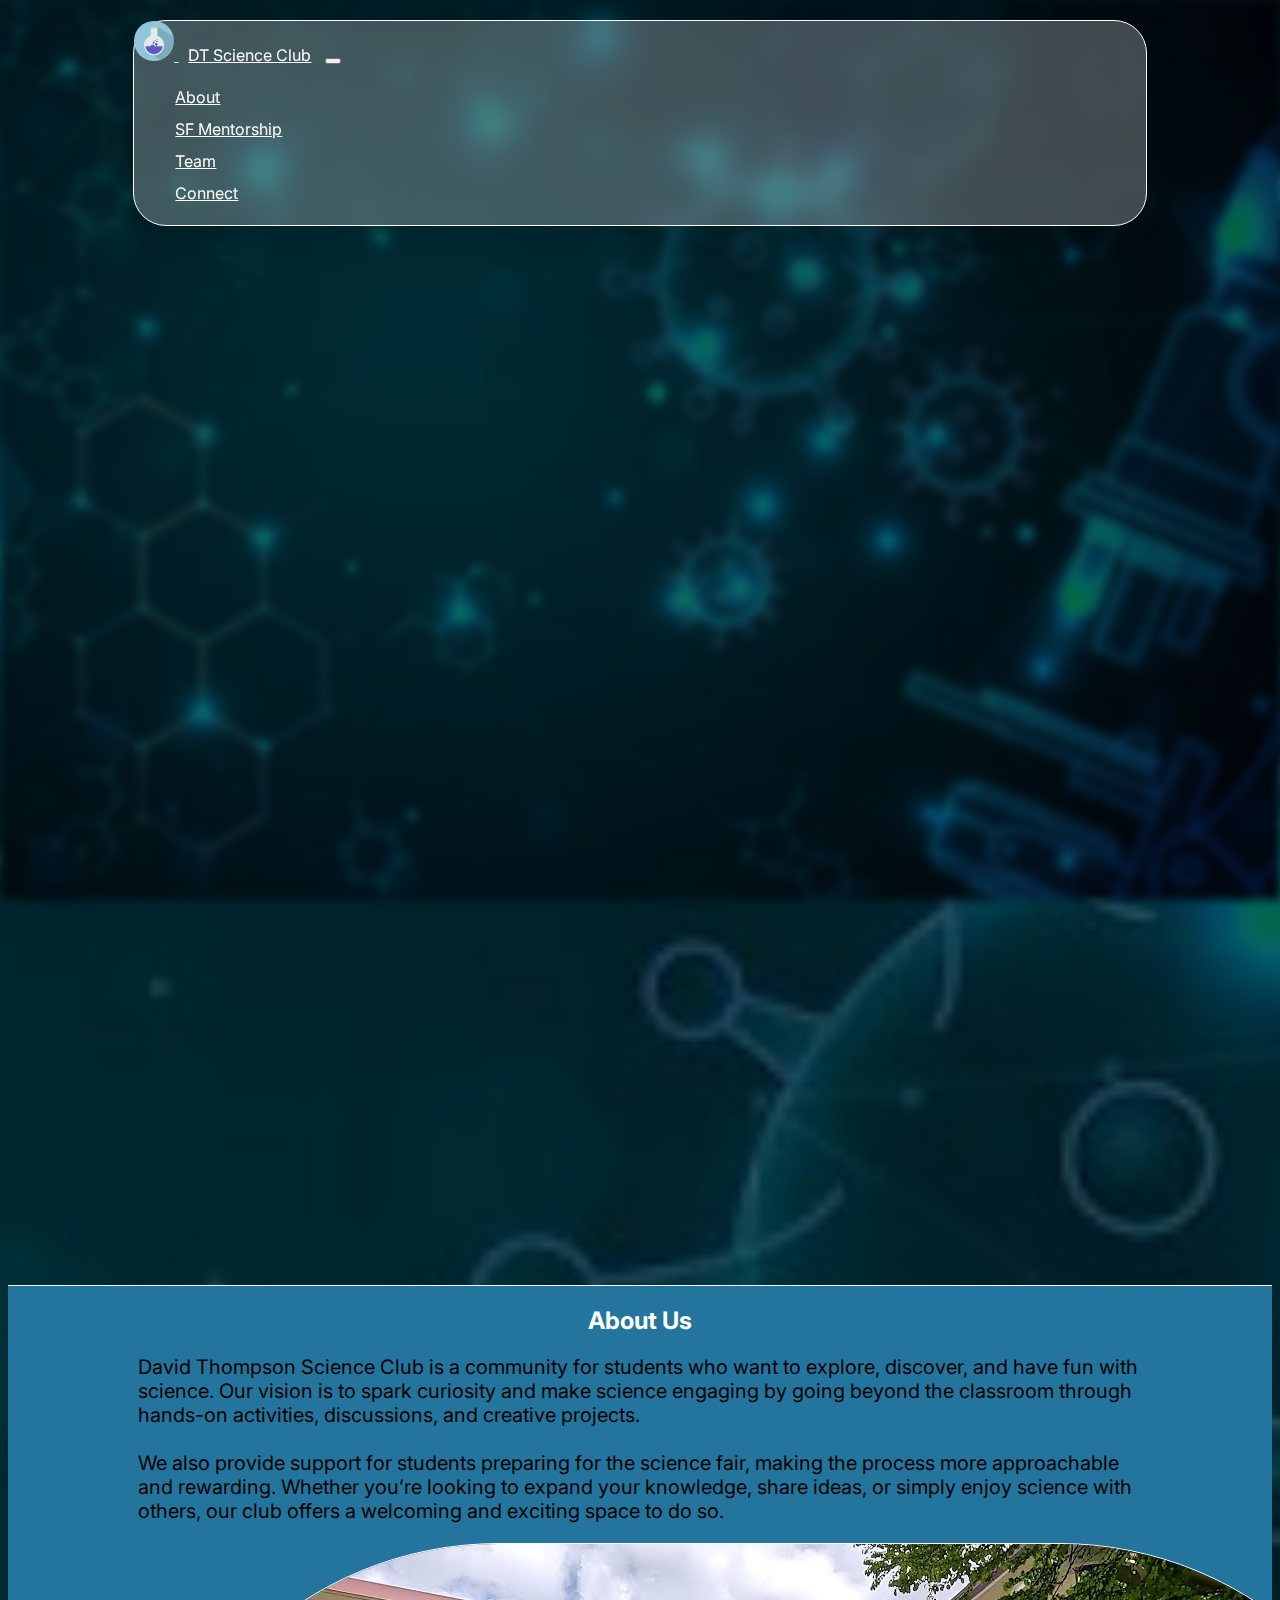
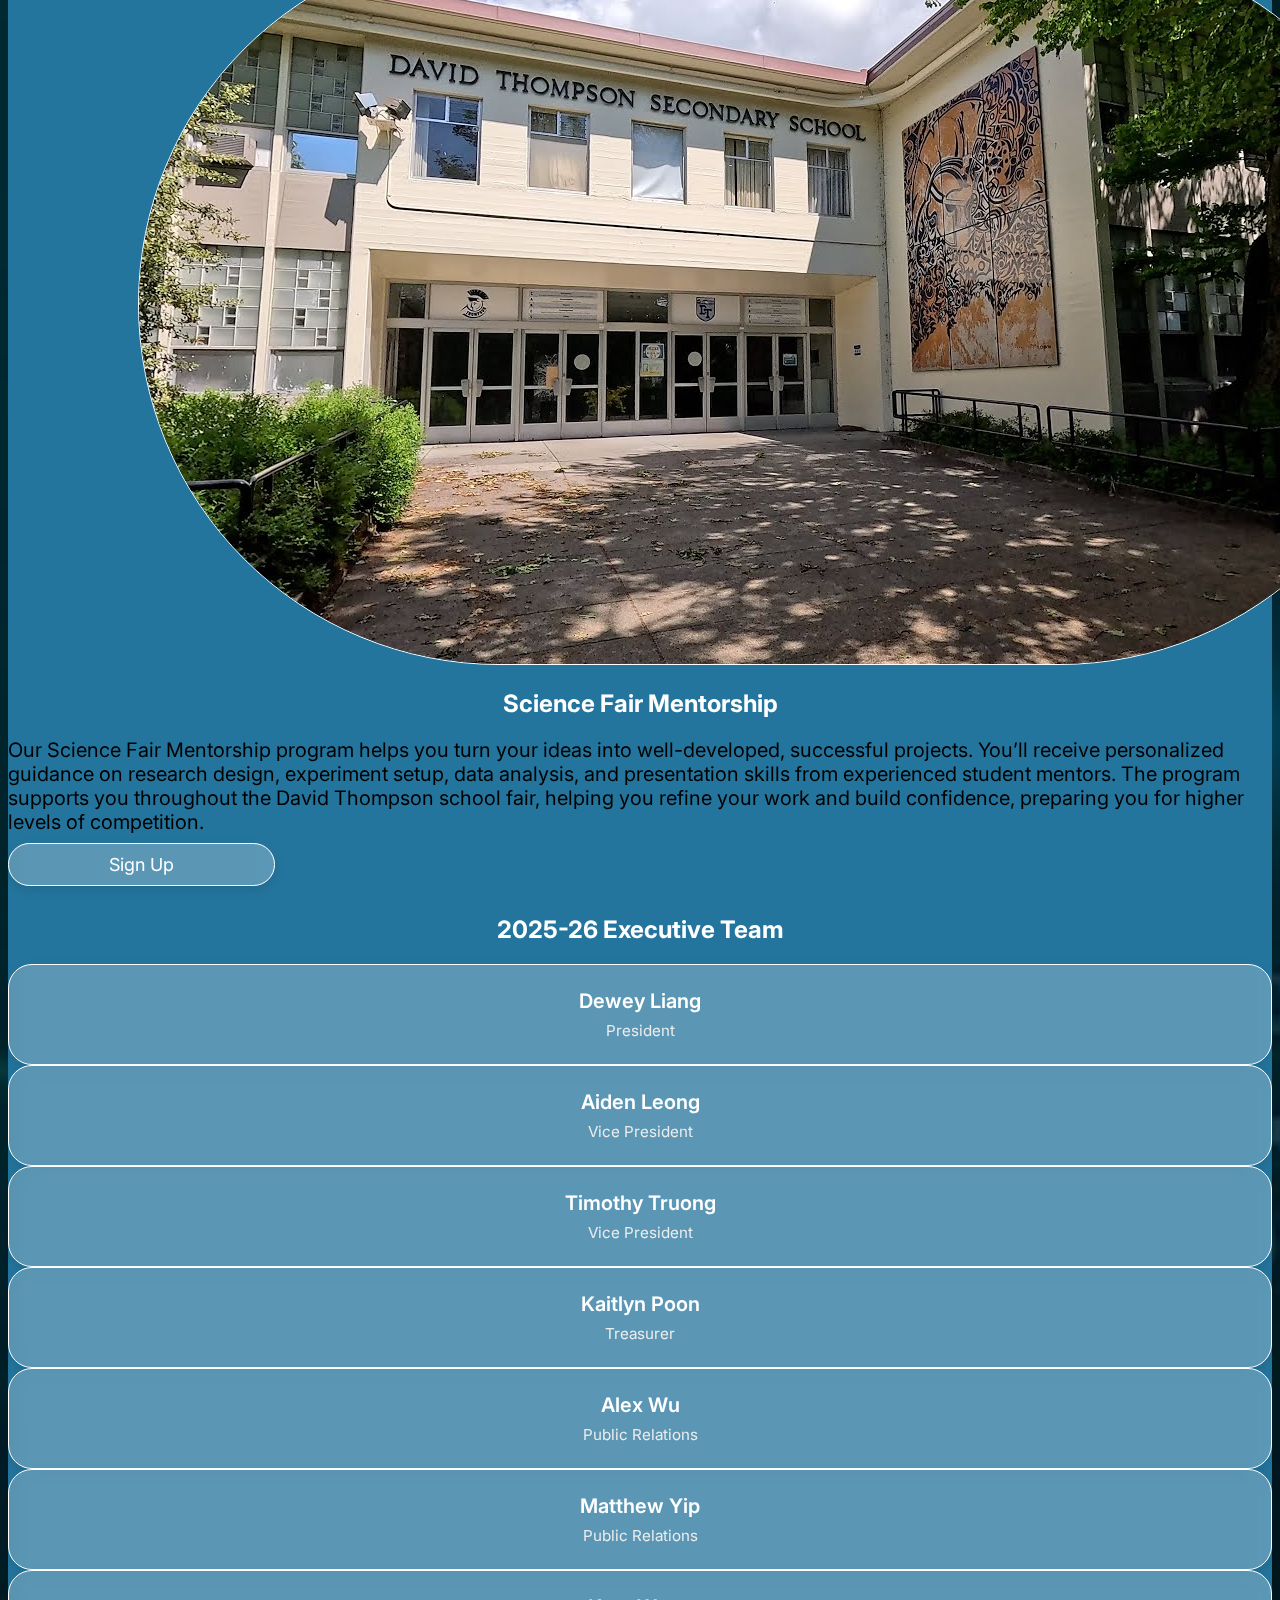
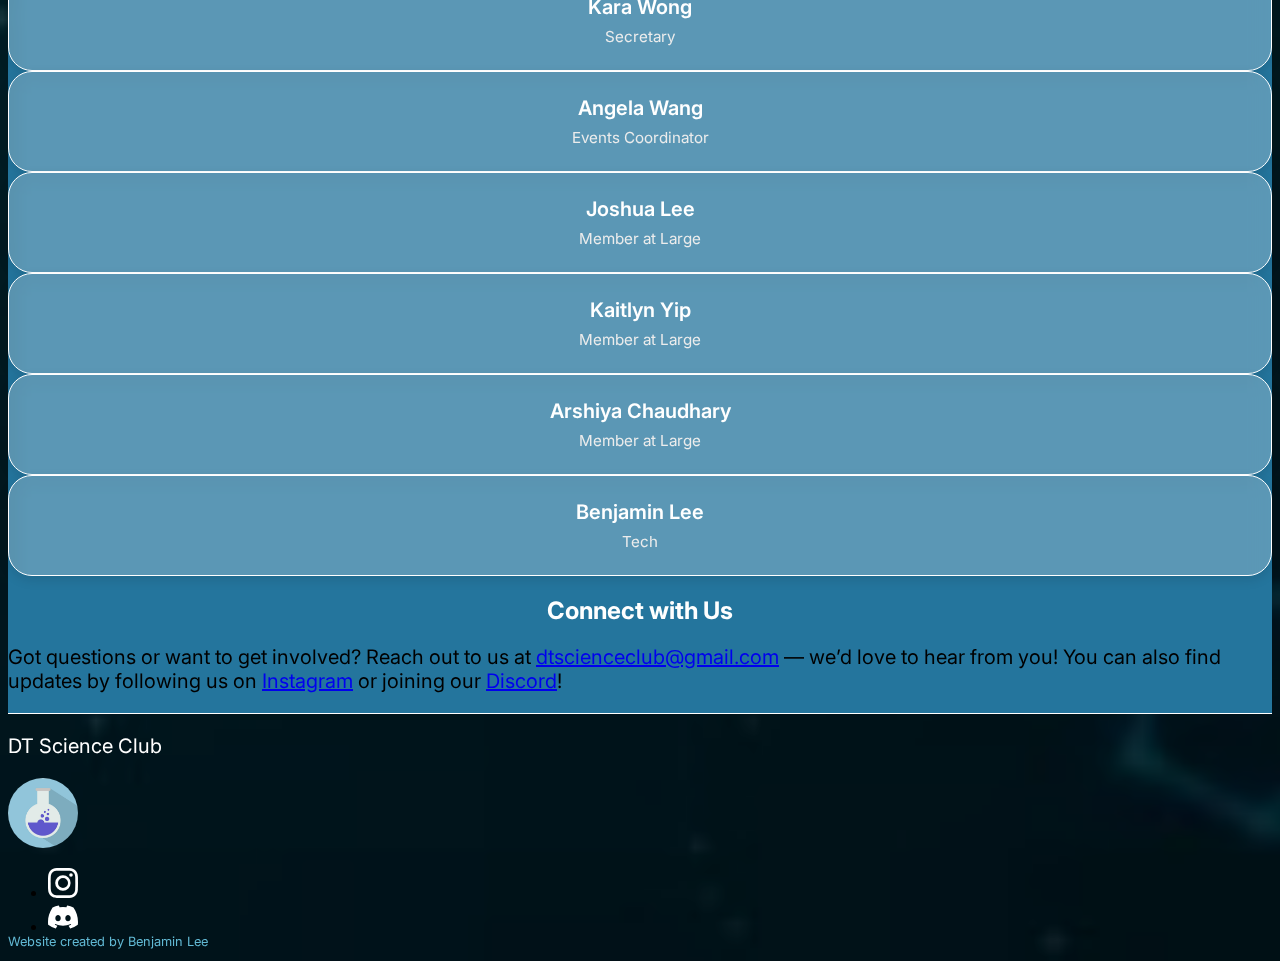
<file: index.html>
<!DOCTYPE html>
<html lang="en">

<head>
    <meta charset="UTF-8">
    <meta name="viewport" content="width=device-width, initial-scale=1.0">
    <title>David Thompson Science Club</title>

    <link rel="preconnect" href="https://fonts.googleapis.com">
    <link rel="preconnect" href="https://fonts.gstatic.com" crossorigin>
    <link href="https://fonts.googleapis.com/css2?family=Roboto:ital,wght@0,100..900;1,100..900&display=swap"
        rel="stylesheet">
    <link href="https://cdn.jsdelivr.net/npm/bootstrap@5.3.8/dist/css/bootstrap.min.css" rel="stylesheet"
        integrity="sha384-sRIl4kxILFvY47J16cr9ZwB07vP4J8+LH7qKQnuqkuIAvNWLzeN8tE5YBujZqJLB" crossorigin="anonymous">
    <script src="https://cdn.jsdelivr.net/npm/bootstrap@5.3.8/dist/js/bootstrap.bundle.min.js"
        integrity="sha384-FKyoEForCGlyvwx9Hj09JcYn3nv7wiPVlz7YYwJrWVcXK/BmnVDxM+D2scQbITxI"
        crossorigin="anonymous"></script>

    <!-- inter font-->
    <link rel="preconnect" href="https://fonts.googleapis.com">
    <link rel="preconnect" href="https://fonts.gstatic.com" crossorigin>
    <link
        href="https://fonts.googleapis.com/css2?family=Inter:ital,opsz,wght@0,14..32,100..900;1,14..32,100..900&display=swap"
        rel="stylesheet">

    <link rel="stylesheet" href="style.css">
    <link rel="icon" type="image/png" href="favicon.png">
</head>

<body>
    <nav class="navbar navbar-expand-lg bg-body-tertiary fixed-top" id="navbar">
        <div class="container-fluid">
            <a class="navbar-brand" href="#">
                <img src="logo.jpg" id="logo" alt="DT Science Club Logo" width="40" height="40">
                <a class="navbar-brand" href="#">DT Science Club</a>

            </a>
            <button class="navbar-toggler" type="button" data-bs-toggle="collapse"
                data-bs-target="#navbarSupportedContent" aria-controls="navbarSupportedContent" aria-expanded="false"
                aria-label="Toggle navigation" data-bs-theme="dark">
                <span class="navbar-toggler-icon"></span>
            </button>
            <div class="collapse navbar-collapse" id="navbarSupportedContent">
                <ul class="navbar-nav ms-auto mb-2 mb-lg-0">

                    <li class="nav-item">
                        <a class="nav-link" href="#about">About</a>
                    </li>
                    <li class="nav-item">
                        <a class="nav-link" href="#sfm">SF Mentorship</a>
                        </li-->
                    <li class="nav-item">
                        <a class="nav-link" href="#team">Team</a>
                    </li>
                    <li class="nav-item">
                        <a class="nav-link" href="#connect">Connect</a>
                    </li>

                </ul>
            </div>
        </div>
    </nav>



    <div id="home">
        <div id="home-text">
            <h1>
                <div id="dt">David Thompson</div>
                Science Club
            </h1>
            <br>
            <div id="where">

                Meetings Bi-Weekly on Tuesday
                <br id="where-br">
                @ Room 214
            </div>
        </div>
        <a href="#about" class="scroll-down">
            <span></span>
        </a>
    </div>

    <div class="main-page">

        <div id="about" class="p-5 pb-3 pt-5">
            <h2>About Us</h2>
            <div class="container">
                <div class="row align-items-center">

                    <!-- Text on the left -->
                    <div class="col-md-8">
                        <p class="text-light">David Thompson Science Club is a community for students who want to
                            explore,
                            discover, and have fun with science. Our vision is to spark curiosity and make science
                            engaging by going
                            beyond the classroom through hands-on activities, discussions, and creative projects.
                            <br><br>
                            We also provide support for students preparing for the science fair, making the process more
                            approachable and rewarding.
                            Whether you’re looking to expand your knowledge, share ideas, or simply enjoy science with
                            others, our
                            club offers a welcoming and exciting space to do so.
                    </div>

                    <!-- Image on the right -->
                    <div class="col-md-4 text-center">
                        <img id="about-img" src="dt.jpg" alt="Team Image" class="img-fluid shadow">
                    </div>

                </div>
            </div>

        </div>
        <!-- Science Fair Mentorship Section -->
        <div id="sfm" class="p-5 pb-5 pt-3">
            <h2>Science Fair Mentorship </h2>
            <div class="container">
                <div class="row align-items-center">
                    <div class="col">
                        <p class="text-light">
                            Our Science Fair Mentorship program helps you turn your ideas into well-developed,
                            successful projects. You’ll receive personalized guidance on research design, experiment
                            setup, data analysis, and presentation skills from experienced student mentors. The program supports
                            you throughout the David Thompson school fair, helping you refine your work and build
                            confidence, preparing you for higher levels of competition.
                        </p>

                        <div class="text-center pt-0 mt-0">
                            <a href="https://docs.google.com/forms/d/e/1FAIpQLScXp-nLhfdD2J0M8qg6BXeMsucmV_a_i69-5v3TGGxLxilUqQ/viewform"
                                class="button-a" target="_blank" rel="noopener noreferrer">
                                Sign Up
                            </a>
                        </div>

                    </div>
                </div>
            </div>
        </div>
        <br>

        <!--div class="container my-4">
            <h2>Announcements</h2>
            <div class="list-group">

                <div class="list-group-item">
                    <small class="text-muted">Sept 25, 2025</small>
                    <h5 class="mb-1">Science Fair Sign-Ups Open</h5>
                    <p class="mb-1">Register by Oct 5 to participate in this year’s science fair. Forms available in
                        Room 203.</p>
                </div>

                <div class="list-group-item">
                    <small class="text-muted">Sept 20, 2025</small>
                    <h5 class="mb-1">Guest Speaker: Dr. Chen</h5>
                    <p class="mb-1">Join us on Sept 30 for a talk on renewable energy research.</p>
                </div>

                <div class="list-group-item">
                    <small class="text-muted">Sept 15, 2025</small>
                    <h5 class="mb-1">Weekly Meetings Resume</h5>
                    <p class="mb-1">Science Club meetings will be every Wednesday at lunch in Room 110.</p>
                </div>

                <div class="collapse" id="olderAnnouncements">
                    <div class="list-group-item">
                        <small class="text-muted">Sept 1, 2025</small>
                        <h5 class="mb-1">Club Fair Booth</h5>
                        <p class="mb-1">Thanks to everyone who visited our booth at the Club Fair!</p>
                    </div>
                    <div class="list-group-item">
                        <small class="text-muted">Aug 20, 2025</small>
                        <h5 class="mb-1">Welcome Back!</h5>
                        <p class="mb-1">We’re excited for another year of science adventures. Stay tuned!</p>
                    </div>
                </div>

                <button class="btn btn-outline-primary mt-3" type="button" data-bs-toggle="collapse"
                    data-bs-target="#olderAnnouncements" aria-expanded="false" aria-controls="olderAnnouncements">
                    Show Older Announcements
                </button>

            </div>
        </div-->

        <!--div id="photos" class="p-5 pt-0 pb-3 ml-5 mr-5">
            <h2>Photos</h2>
            <div id="carouselExampleIndicators" class="carousel slide mx-auto" data-bs-ride="carousel">
                <div class="carousel-indicators">
                    <button type="button" data-bs-target="#carouselExampleIndicators" data-bs-slide-to="0"
                        class="active" aria-current="true" aria-label="Slide 1"></button>
                    <button type="button" data-bs-target="#carouselExampleIndicators" data-bs-slide-to="1"
                        aria-label="Slide 2"></button>
                    <button type="button" data-bs-target="#carouselExampleIndicators" data-bs-slide-to="2"
                        aria-label="Slide 3"></button>
                </div>
                <div class="carousel-inner shadow">
                    <div class="carousel-item active">
                        <img src="logo.jpg" class="d-block w-100" alt="...">
                    </div>
                    <div class="carousel-item">
                        <img src="favicon.png" class="d-block w-100" alt="...">
                    </div>
                    <div class="carousel-item">
                        <img src="dt.jpg" class="d-block w-100" alt="...">
                    </div>
                </div>
                <button class="carousel-control-prev" type="button" data-bs-target="#carouselExampleIndicators"
                    data-bs-slide="prev">
                    <span class="carousel-control-prev-icon" aria-hidden="true"></span>
                    <span class="visually-hidden">Previous</span>
                </button>
                <button class="carousel-control-next" type="button" data-bs-target="#carouselExampleIndicators"
                    data-bs-slide="next">
                    <span class="carousel-control-next-icon" aria-hidden="true"></span>
                    <span class="visually-hidden">Next</span>
                </button>
            </div>
        </div>
        <br!-->

        <div id="team" class="p-5 pt-0 pb-3">
            <h2>2025-26 Executive Team</h2>
            <div class="container">
                <div class="row g-4">
                    <!-- President -->
                    <div class="col-12 col-sm-6 col-lg-3">
                        <div class="team-card">
                            <div class="team-name">Dewey Liang</div>
                            <div class="team-role">President</div>
                        </div>
                    </div>

                    <!-- Vice Presidents -->
                    <div class="col-12 col-sm-6 col-lg-3">
                        <div class="team-card">
                            <div class="team-name">Aiden Leong</div>
                            <div class="team-role">Vice President</div>
                        </div>
                    </div>

                    <div class="col-12 col-sm-6 col-lg-3">
                        <div class="team-card">
                            <div class="team-name">Timothy Truong</div>
                            <div class="team-role">Vice President</div>
                        </div>
                    </div>

                    <!-- Treasurer -->
                    <div class="col-12 col-sm-6 col-lg-3">
                        <div class="team-card">
                            <div class="team-name">Kaitlyn Poon</div>
                            <div class="team-role">Treasurer</div>
                        </div>
                    </div>

                    <!-- Public Relations -->
                    <div class="col-12 col-sm-6 col-lg-3">
                        <div class="team-card">
                            <div class="team-name">Alex Wu</div>
                            <div class="team-role">Public Relations</div>
                        </div>
                    </div>

                    <div class="col-12 col-sm-6 col-lg-3">
                        <div class="team-card">
                            <div class="team-name">Matthew Yip</div>
                            <div class="team-role">Public Relations</div>
                        </div>
                    </div>

                    <!-- Secretary -->
                    <div class="col-12 col-sm-6 col-lg-3">
                        <div class="team-card">
                            <div class="team-name">Kara Wong</div>
                            <div class="team-role">Secretary</div>
                        </div>
                    </div>

                    <!-- Events Coordinator -->
                    <div class="col-12 col-sm-6 col-lg-3">
                        <div class="team-card">
                            <div class="team-name">Angela Wang</div>
                            <div class="team-role">Events Coordinator</div>
                        </div>
                    </div>

                    <!-- Members at Large -->
                    <div class="col-12 col-sm-6 col-lg-3">
                        <div class="team-card">
                            <div class="team-name">Joshua Lee</div>
                            <div class="team-role">Member at Large</div>
                        </div>
                    </div>

                    <div class="col-12 col-sm-6 col-lg-3">
                        <div class="team-card">
                            <div class="team-name">Kaitlyn Yip</div>
                            <div class="team-role">Member at Large</div>
                        </div>
                    </div>

                    <div class="col-12 col-sm-6 col-lg-3">
                        <div class="team-card">
                            <div class="team-name">Arshiya Chaudhary</div>
                            <div class="team-role">Member at Large</div>
                        </div>
                    </div>

                    <div class="col-12 col-sm-6 col-lg-3">
                        <div class="team-card">
                            <div class="team-name">Benjamin Lee</div>
                            <div class="team-role">Tech</div>
                        </div>
                    </div>
                </div>
            </div>
        </div>

        <!-- Connect Section -->
        <!-- Connect Section -->
        <div id="connect" class="p-5 pb-3 mt-0 text-center">
            <h2>Connect with Us</h2>
            <p class="text-light">
                Got questions or want to get involved? Reach out to us at
                <a href="mailto:dtscienceclub@gmail.com" class="text-info">dtscienceclub@gmail.com</a>
                — we’d love to hear from you! You can also find updates by following us on
                <a href="https://www.instagram.com/dtscienceclub/" class="text-info">Instagram</a>
                or joining our
                <a href="https://discord.gg/8G5fS3uMg" class="text-info">Discord</a>!
            </p>
        </div>



    </div>
    <div class="container">
        <footer class="d-flex flex-wrap justify-content-between align-items-center py-3 my-4">
            <p class="col-md-4 mb-0 text-body-secondary fs-6">DT Science Club</p>
            <a
                class="col-md-4 d-flex flex-column align-items-center justify-content-center mb-3 mb-md-0 me-md-auto link-body-emphasis text-decoration-none">
                <img src="logo.jpg" id="logo" alt="DT Science Club Logo" width="70" height="70">
            </a>


            <ul class="nav col-md-4 justify-content-end list-unstyled d-flex" style="width: 113px;">
                <li class="ms-3"><a class="text-body-secondary" href="https://www.instagram.com/dtscienceclub/"
                        aria-label="Instagram"><svg xmlns="http://www.w3.org/2000/svg" width="30" height="30"
                            fill="currentColor" class="bi bi-instagram" viewBox="0 0 16 16">
                            <path
                                d="M8 0C5.829 0 5.556.01 4.703.048 3.85.088 3.269.222 2.76.42a3.9 3.9 0 0 0-1.417.923A3.9 3.9 0 0 0 .42 2.76C.222 3.268.087 3.85.048 4.7.01 5.555 0 5.827 0 8.001c0 2.172.01 2.444.048 3.297.04.852.174 1.433.372 1.942.205.526.478.972.923 1.417.444.445.89.719 1.416.923.51.198 1.09.333 1.942.372C5.555 15.99 5.827 16 8 16s2.444-.01 3.298-.048c.851-.04 1.434-.174 1.943-.372a3.9 3.9 0 0 0 1.416-.923c.445-.445.718-.891.923-1.417.197-.509.332-1.09.372-1.942C15.99 10.445 16 10.173 16 8s-.01-2.445-.048-3.299c-.04-.851-.175-1.433-.372-1.941a3.9 3.9 0 0 0-.923-1.417A3.9 3.9 0 0 0 13.24.42c-.51-.198-1.092-.333-1.943-.372C10.443.01 10.172 0 7.998 0zm-.717 1.442h.718c2.136 0 2.389.007 3.232.046.78.035 1.204.166 1.486.275.373.145.64.319.92.599s.453.546.598.92c.11.281.24.705.275 1.485.039.843.047 1.096.047 3.231s-.008 2.389-.047 3.232c-.035.78-.166 1.203-.275 1.485a2.5 2.5 0 0 1-.599.919c-.28.28-.546.453-.92.598-.28.11-.704.24-1.485.276-.843.038-1.096.047-3.232.047s-2.39-.009-3.233-.047c-.78-.036-1.203-.166-1.485-.276a2.5 2.5 0 0 1-.92-.598 2.5 2.5 0 0 1-.6-.92c-.109-.281-.24-.705-.275-1.485-.038-.843-.046-1.096-.046-3.233s.008-2.388.046-3.231c.036-.78.166-1.204.276-1.486.145-.373.319-.64.599-.92s.546-.453.92-.598c.282-.11.705-.24 1.485-.276.738-.034 1.024-.044 2.515-.045zm4.988 1.328a.96.96 0 1 0 0 1.92.96.96 0 0 0 0-1.92m-4.27 1.122a4.109 4.109 0 1 0 0 8.217 4.109 4.109 0 0 0 0-8.217m0 1.441a2.667 2.667 0 1 1 0 5.334 2.667 2.667 0 0 1 0-5.334" />
                        </svg></a></li>
                <li class="ms-3"><a class="text-body-secondary" href="https://discord.gg/8G5fS3uMg"
                        aria-label="Discord"><svg xmlns="http://www.w3.org/2000/svg" width="30" height="30" fill="white"
                            class="bi bi-discord" viewBox="0 0 16 16">
                            <path
                                d="M13.545 2.907a13.2 13.2 0 0 0-3.257-1.011.05.05 0 0 0-.052.025c-.141.25-.297.577-.406.833a12.2 12.2 0 0 0-3.658 0 8 8 0 0 0-.412-.833.05.05 0 0 0-.052-.025c-1.125.194-2.22.534-3.257 1.011a.04.04 0 0 0-.021.018C.356 6.024-.213 9.047.066 12.032q.003.022.021.037a13.3 13.3 0 0 0 3.995 2.02.05.05 0 0 0 .056-.019q.463-.63.818-1.329a.05.05 0 0 0-.01-.059l-.018-.011a9 9 0 0 1-1.248-.595.05.05 0 0 1-.02-.066l.015-.019q.127-.095.248-.195a.05.05 0 0 1 .051-.007c2.619 1.196 5.454 1.196 8.041 0a.05.05 0 0 1 .053.007q.121.1.248.195a.05.05 0 0 1-.004.085 8 8 0 0 1-1.249.594.05.05 0 0 0-.03.03.05.05 0 0 0 .003.041c.24.465.515.909.817 1.329a.05.05 0 0 0 .056.019 13.2 13.2 0 0 0 4.001-2.02.05.05 0 0 0 .021-.037c.334-3.451-.559-6.449-2.366-9.106a.03.03 0 0 0-.02-.019m-8.198 7.307c-.789 0-1.438-.724-1.438-1.612s.637-1.613 1.438-1.613c.807 0 1.45.73 1.438 1.613 0 .888-.637 1.612-1.438 1.612m5.316 0c-.788 0-1.438-.724-1.438-1.612s.637-1.613 1.438-1.613c.807 0 1.451.73 1.438 1.613 0 .888-.631 1.612-1.438 1.612" />
                        </svg></a></li>
            </ul>
        </footer>
        <p class="text-center" id="cred">
            Website created by Benjamin Lee
        </p>
        <div style="height: 4px;"></div>
    </div>
    <button type="button" class="btn btn-danger btn-floating btn-lg" id="btn-back-to-top">
        <svg xmlns="http://www.w3.org/2000/svg" width="20" height="20" fill="white" class="bi bi-arrow-up"
            viewBox="0 0 16 16">
            <path fill-rule="evenodd"
                d="M8 15a.5.5 0 0 0 .5-.5V2.707l3.146 3.147a.5.5 0 0 0 .708-.708l-4-4a.5.5 0 0 0-.708 0l-4 4a.5.5 0 1 0 .708.708L7.5 2.707V14.5a.5.5 0 0 0 .5.5" />
        </svg>
    </button>

    <script src="script.js"></script>
</body>

</html>
</file>
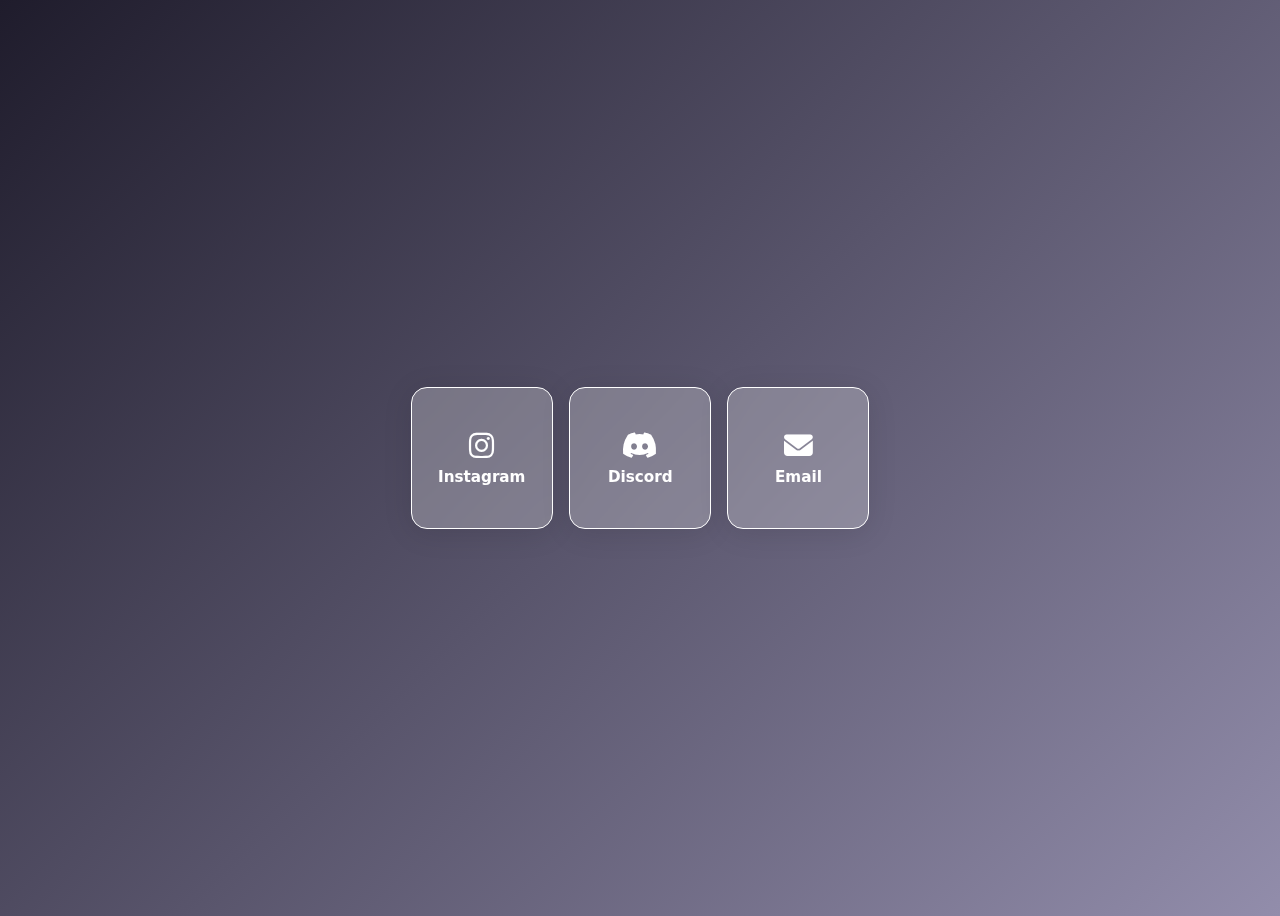
<file: socials.html>
<!doctype html>
<html lang="en">

<head>
    <meta charset="utf-8" />
    <meta name="viewport" content="width=device-width,initial-scale=1" />
    <title>Glassmorphic Contact Buttons with Brand Tint</title>

    <!-- Font Awesome -->
    <link href="https://cdnjs.cloudflare.com/ajax/libs/font-awesome/6.5.0/css/all.min.css" rel="stylesheet">

    <style>
        :root {
            --btn-size: 140px;
            --nudge-max: 8px;
            --transition: 220ms cubic-bezier(.2, .9, .2, 1);
            --radius: 16px;
            --default-color: #fff;
            --glass-bg: rgba(255, 255, 255, 0.25);
            --glass-border: #ffffff;
        }

        body {
            background: linear-gradient(135deg, #1f1c2c, #928dab);
            font-family: system-ui, sans-serif;
            min-height: 100vh;
            display: flex;
            justify-content: center;
            align-items: center;
        }

        .contact-row {
            display: flex;
            gap: 1rem;
            flex-wrap: wrap;
            justify-content: center;
        }

        .contact-btn {
            width: var(--btn-size);
            height: var(--btn-size);
            display: flex;
            align-items: center;
            justify-content: center;
            border-radius: var(--radius);

            background: var(--glass-bg);
            box-shadow: 0 4px 30px rgba(0, 0, 0, 0.1);
            backdrop-filter: blur(10.4px);
            -webkit-backdrop-filter: blur(10.4px);
            border: 1px solid var(--glass-border);

            color: var(--default-color);
            text-decoration: none;
            font-weight: 600;
            position: relative;
            overflow: hidden;
            transition: transform var(--transition), box-shadow var(--transition), background var(--transition), border-color var(--transition), color var(--transition);
        }

        .contact-btn:hover {
            transform: translateY(-4px);
            box-shadow: 0 8px 24px rgba(0, 0, 0, 0.2);
        }

        .btn-inner {
            display: flex;
            flex-direction: column;
            align-items: center;
            gap: .5rem;
            text-align: center;
            transition: transform var(--transition), color var(--transition), background var(--transition), -webkit-text-fill-color var(--transition);
            will-change: transform;
        }

        .btn-inner i {
            font-size: 1.8rem;
            transition: inherit;
        }

        .btn-inner span {
            font-size: 0.95rem;
            transition: inherit;
        }

        /* --- Brand Hover Colors --- */
        /* Instagram */
        .contact-btn.instagram:hover,
        .contact-btn.instagram:active {
            background: rgba(193, 53, 132, 0.25);
            border-color: #c13584;
        }

        .contact-btn.instagram:hover .btn-inner,
        .contact-btn.instagram:active .btn-inner {
            background: linear-gradient(45deg, #f09433, #e6683c, #dc2743, #cc2366, #bc1888);
            -webkit-background-clip: text;
            -webkit-text-fill-color: transparent;
        }

        /* Discord */
        .contact-btn.discord:hover,
        .contact-btn.discord:active {
            background: rgba(88, 101, 242, 0.25);
            border-color: #5865F2;
            color: #5865F2;
        }

        .contact-btn.discord:hover .btn-inner,
        .contact-btn.discord:active .btn-inner {
            color: #5865F2;
        }

        /* Email */
        .contact-btn.email:hover,
        .contact-btn.email:active {
            background: rgba(217, 48, 37, 0.25);
            border-color: #d93025;
            color: #d93025;
        }

        .contact-btn.email:hover .btn-inner,
        .contact-btn.email:active .btn-inner {
            color: #d93025;
        }

        .contact-btn:focus {
            outline: 3px solid rgba(255, 255, 255, 0.4);
            outline-offset: 3px;
        }

        @media (prefers-reduced-motion: reduce) {

            .contact-btn,
            .btn-inner {
                transition: none !important;
            }
        }
    </style>
</head>

<body>

    <div class="contact-row">
        <a class="contact-btn instagram" href="https://instagram.com" target="_blank">
            <span class="btn-inner">
                <i class="fab fa-instagram"></i>
                <span>Instagram</span>
            </span>
        </a>

        <a class="contact-btn discord" href="https://discord.com" target="_blank">
            <span class="btn-inner">
                <i class="fab fa-discord"></i>
                <span>Discord</span>
            </span>
        </a>

        <a class="contact-btn email" href="mailto:you@example.com">
            <span class="btn-inner">
                <i class="fa-solid fa-envelope"></i>
                <span>Email</span>
            </span>
        </a>
    </div>

    <script>
        // Nudge text+icon toward cursor
        (function () {
            const buttons = document.querySelectorAll('.contact-btn');
            const prefersReduced = window.matchMedia('(prefers-reduced-motion: reduce)').matches;
            if (prefersReduced) return;

            buttons.forEach(btn => {
                const inner = btn.querySelector('.btn-inner');

                function onPointerMove(e) {
                    const rect = btn.getBoundingClientRect();
                    const xRel = (e.clientX - rect.left) / rect.width;
                    const yRel = (e.clientY - rect.top) / rect.height;

                    const dx = (xRel - 0.5) * 2;
                    const dy = (yRel - 0.5) * 2;

                    const max = parseFloat(getComputedStyle(document.documentElement).getPropertyValue('--nudge-max')) || 8;
                    const tx = Math.max(-max, Math.min(max, dx * max * 0.6));
                    const ty = Math.max(-max, Math.min(max, dy * max * 0.6));

                    inner.style.transform = `translate(${tx}px, ${ty}px)`;
                }

                function onLeave() { inner.style.transform = ''; }

                btn.addEventListener('pointermove', onPointerMove, { passive: true });
                btn.addEventListener('pointerleave', onLeave);
                btn.addEventListener('pointercancel', onLeave);
                btn.addEventListener('focus', () => { inner.style.transform = 'translate(4px,0)'; });
                btn.addEventListener('blur', onLeave);
            });
        })();
    </script>

</body>

</html>
</file>
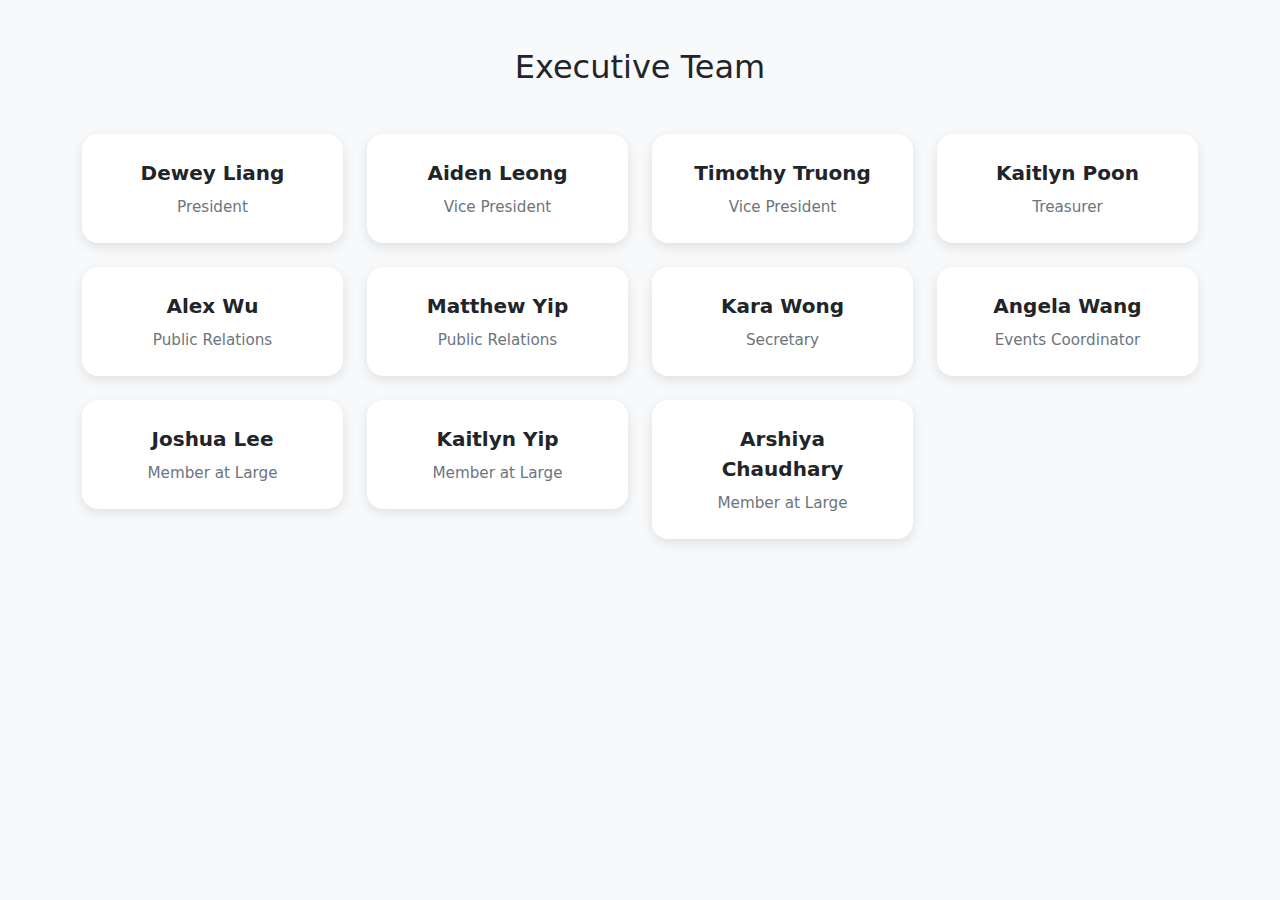
<file: test.html>
<!DOCTYPE html>
<html lang="en">
<head>
  <meta charset="UTF-8">
  <title>Executive Team</title>
  <link href="https://cdn.jsdelivr.net/npm/bootstrap@5.3.2/dist/css/bootstrap.min.css" rel="stylesheet">
  <style>
    .team-card {
      background: #ffffff;
      border-radius: 1rem;
      box-shadow: 0 4px 12px rgba(0,0,0,0.1);
      padding: 1.5rem;
      text-align: center;
      transition: transform 0.2s ease, box-shadow 0.2s ease;
    }
    .team-card:hover {
      transform: translateY(-5px);
      box-shadow: 0 8px 18px rgba(0,0,0,0.15);
    }
    .team-name {
      font-size: 1.25rem;
      font-weight: 600;
      margin-bottom: 0.5rem;
    }
    .team-role {
      font-size: 0.95rem;
      color: #6c757d;
    }
  </style>
</head>
<body class="bg-light py-5">

  <div class="container">
    <h2 class="text-center mb-5">Executive Team</h2>
    <div class="row g-4">

      <!-- President -->
      <div class="col-12 col-sm-6 col-lg-3">
        <div class="team-card">
          <div class="team-name">Dewey Liang</div>
          <div class="team-role">President</div>
        </div>
      </div>

      <!-- Vice Presidents -->
      <div class="col-12 col-sm-6 col-lg-3">
        <div class="team-card">
          <div class="team-name">Aiden Leong</div>
          <div class="team-role">Vice President</div>
        </div>
      </div>

      <div class="col-12 col-sm-6 col-lg-3">
        <div class="team-card">
          <div class="team-name">Timothy Truong</div>
          <div class="team-role">Vice President</div>
        </div>
      </div>

      <!-- Treasurer -->
      <div class="col-12 col-sm-6 col-lg-3">
        <div class="team-card">
          <div class="team-name">Kaitlyn Poon</div>
          <div class="team-role">Treasurer</div>
        </div>
      </div>

      <!-- Public Relations -->
      <div class="col-12 col-sm-6 col-lg-3">
        <div class="team-card">
          <div class="team-name">Alex Wu</div>
          <div class="team-role">Public Relations</div>
        </div>
      </div>

      <div class="col-12 col-sm-6 col-lg-3">
        <div class="team-card">
          <div class="team-name">Matthew Yip</div>
          <div class="team-role">Public Relations</div>
        </div>
      </div>

      <!-- Secretary -->
      <div class="col-12 col-sm-6 col-lg-3">
        <div class="team-card">
          <div class="team-name">Kara Wong</div>
          <div class="team-role">Secretary</div>
        </div>
      </div>

      <!-- Events Coordinator -->
      <div class="col-12 col-sm-6 col-lg-3">
        <div class="team-card">
          <div class="team-name">Angela Wang</div>
          <div class="team-role">Events Coordinator</div>
        </div>
      </div>

      <!-- Members at Large -->
      <div class="col-12 col-sm-6 col-lg-3">
        <div class="team-card">
          <div class="team-name">Joshua Lee</div>
          <div class="team-role">Member at Large</div>
        </div>
      </div>

      <div class="col-12 col-sm-6 col-lg-3">
        <div class="team-card">
          <div class="team-name">Kaitlyn Yip</div>
          <div class="team-role">Member at Large</div>
        </div>
      </div>

      <div class="col-12 col-sm-6 col-lg-3">
        <div class="team-card">
          <div class="team-name">Arshiya Chaudhary</div>
          <div class="team-role">Member at Large</div>
        </div>
      </div>

    </div>
  </div>

</body>
</html>
</file>
<file: style.css>
html {
    scroll-behavior: smooth;
}

body {
    background-color: #526D82;
    background-color: #27374D;
    background: #1d2d54;
    background: #1a306a;
    background: #000e4b;
    background: #1B2A36;
    background: #162441;
    height: 100%;

    font-family: "Inter", sans-serif;

    background:
        linear-gradient(rgba(0, 0, 0, 0.437), rgba(0, 0, 0, 0.322)),
        /* 60% black overlay */
        url("header2.jpg") center/cover no-repeat;
    background-color: black;
    background-size: cover;
    background-position: center;
}

body::before {
    content: "";
    position: fixed;
    top: 0;
    left: 0;
    width: 100%;
    height: 100%;
    background: inherit;
    /* same background as body */
    filter: blur(5px);
    /* prevents edge clipping from blur */
    z-index: -1;
    /* keeps it behind everything */
}

p {
    font-weight: 400;
    font-size: 20px;
}

br {
    user-select: none;
}

.text-body-secondary {
    color: white !important;
}

#logo {
    border-radius: 100vw !important;
}

#navbar {
    margin: 20px auto !important;
    border-radius: 33px !important;
    width: 80% !important;
    background: rgba(255, 255, 255, 0.251) !important;
    box-shadow: 0 4px 30px rgba(0, 0, 0, 0.1) !important;
    backdrop-filter: blur(10.4px) !important;
    -webkit-backdrop-filter: blur(10.4px) !important;
    border: 1px solid #ffffff !important;

    /*opacity: 0;
    animation: drop2 0.3s ease-out forwards;
    animation-delay: 2.5s;
    /*2secs, 3.5*/

}

#navbar a {
    color: white !important;
    text-align: center !important;
}

.navbar-brand {
    margin-right: 10px !important;
}

.nav-item {
    border: 1px solid transparent;
    border-radius: 100vw;
    height: 30px;
    display: flex;
    align-items: center;
    transition: all 0.3s ease;
    margin: auto;
}


.nav-item:hover {
    background: #ffffff3f;
    /*border: 1px solid white;*/
}

#home {
    display: flex;
    flex-direction: column;
    justify-content: center;
    align-items: center;
    position: relative;

    padding: 5vw;
    height: 95vh;
    padding-top: 120px;

    /*background-color: #27374D;
    background-image: url("dt.jpg");

    background-color: #2b3350;
    background-image: url("header2.jpg");

    background-size: cover;
    background-position: center;
    background-blend-mode: multiply;*/
}

.spacer {
    height: 40px;
}

#home-text {
    border-bottom: 100px;
}

#home h1 {
    line-height: 90%;
    font-family: "Inter", sans-serif;
    font-optical-sizing: auto;
    font-weight: 600;
    font-size: 8vw;

    background-image: linear-gradient(120deg, #2260a7, #00d890);
    background-image: linear-gradient(80deg, #0047ab, #00ffee);
    background-clip: text;
    -webkit-background-clip: text;
    color: transparent;
    -webkit-text-fill-color: transparent;
    display: grid;
    place-items: center;
    margin: auto;

    opacity: 0;
    animation: drop 0.8s ease-out forwards;
    animation-delay: 0.8s;
}

#dt {
    -webkit-text-fill-color: transparent;
    line-height: 80%;
    font-size: 4vw;
}

#where {
    margin: 0 auto;
    text-align: center;
    border-radius: 100vw;
    background: rgba(255, 255, 255, 0.251) !important;
    box-shadow: 0 4px 30px rgba(0, 0, 0, 0.1) !important;
    backdrop-filter: blur(10.4px) !important;
    -webkit-backdrop-filter: blur(10.4px) !important;
    border: 1px solid white !important;
    font-size: 21px;
    font-weight: 500;
    color: white;
    width: 470px;

    opacity: 0;
    animation: drop2 0.3s ease-out forwards;
    animation-delay: 1.5s;
}

#where-br {
    display: none;
}




.scroll-down {
    position: absolute;
    bottom: 40px;
    opacity: 0;
    animation: drop2 0.3s ease-out forwards;
    animation-delay: 2.5s;
}

.scroll-down span {
    display: block;
    width: 24px;
    height: 24px;
    border-bottom: 3px solid white;
    border-right: 3px solid white;
    transform: rotate(45deg);
    margin: 0 auto;
    animation: bounce 2s infinite;
}

@keyframes bounce {

    0%,
    100% {
        transform: rotate(45deg) translateY(0) translateX(0);
    }

    50% {
        transform: rotate(45deg) translateY(12px) translateX(12px);
    }
}





.main-page {
    background-color: #4d5671;
    background-color: #708490;
    background-color: #526D82;
    background-color: #97a8b7;
    background-color: #526884;
    background-color: #324d62;
    background-color: #24759d;

    border-top: 1px solid #ffffff;
    border-bottom: 1px solid #ffffff;
}

h2 {
    text-align: center;
    color: #00d8d4;
    color: #27374D;
    color: white;
    font-weight: bolder;
}

#about {
    margin-left: 130px;
    margin-right: 130px;
    scroll-margin-top: 50px;
}

#about-img {
    border-radius: 100vw;
}

.img-fluid {
    border: 1px solid rgba(255, 255, 255, 1) !important;
}

#photos,
#sfm,
#team,
#connect {
    scroll-margin-top: 100px;
}

.carousel {
    width: 60%;
}

.carousel-inner {
    border: 1px solid rgba(255, 255, 255, 1) !important;
    border-radius: 10px;
}

.carousel-inner img {
    object-fit: cover;
    /* fills the area, crops if needed */
    display: block;
    aspect-ratio: 16 / 9;
    margin: 0 auto;
    /* center if width < container */
}

#btn-back-to-top {
    position: fixed;
    bottom: 100px;
    right: 20px;
    display: none;
    aspect-ratio: 1/1;
    border-radius: 100vw;
    background: rgba(255, 255, 255, 0.251) !important;
    box-shadow: 0 4px 30px rgba(0, 0, 0, 0.1) !important;
    backdrop-filter: blur(5px) !important;
    -webkit-backdrop-filter: blur(10.4px) !important;
    border: 1px solid rgba(255, 255, 255, 1) !important;
}



/*exec team cards*/

.team-card {
    background: rgba(255, 255, 255, 0.251) !important;
    backdrop-filter: blur(10.4px) !important;
    -webkit-backdrop-filter: blur(10.4px) !important;
    border-radius: 1.5rem;
    border: 1px solid #ffffff;
    box-shadow: 0 4px 12px rgba(0, 0, 0, 0.1);
    padding: 1.5rem;
    text-align: center;
    transition: transform 0.2s ease, box-shadow 0.2s ease;
}

.team-card:hover {
    transform: translateY(-5px);
    box-shadow: 0 8px 18px rgba(0, 0, 0, 0.15);
}

.team-name {
    font-size: 1.25rem;
    font-weight: 600;
    margin-bottom: 0.5rem;
    color: white;
}

.team-role {
    font-size: 0.95rem;
    color: #ececec;
}

#cred {
    font-size: 0.8rem !important;
    margin-top: -18px !important;
    margin-bottom: 0 !important;
    color: rgb(97, 185, 212);
    display: ;
}

.button-a {
    background: rgba(255, 255, 255, 0.251) !important;
    backdrop-filter: blur(10.4px) !important;
    -webkit-backdrop-filter: blur(10.4px) !important;
    border-radius: 1000px;
    border: 1px solid #ffffff;
    box-shadow: 0 4px 12px rgba(0, 0, 0, 0.1);
    text-align: center;
    padding: 10px;
    font-size: large;
    padding-left: 100px;
    padding-right: 100px;
    text-decoration: none;
    color: white;
}

@media (max-width: 576px) {
    .nav-item:hover {
        background: none;
        /*border: 1px solid white;*/
    }

    #dt {
        font-size: 7vw;
    }

    #home h1 {
        font-size: 14vw;
    }

    #where-br {
        display: inline;
    }

    #where {
        font-size: 14px;
        width: 250px;
    }

    .list-group-item {
        font-size: 17px !important;

    }

    .text-light {
        font-size: 15px !important;
        text-align: left;
    }

    .p-5 {
        padding: 3vw !important;
    }

    #about {
        padding-top: 30px !important;
        margin-left: 0px;
        margin-right: 0px;

    }

    .carousel {
        width: 95%;
    }

    .carousel-inner img {
        aspect-ratio: 4 / 3;
    }


    .team-card {
        display: flex;
        flex-direction: row;
        justify-content: space-between;
        align-items: center;
        padding: 0.6rem 1rem;
        height: auto;
        min-height: 40px;
        /* keeps all cards consistently small */
        border-radius: 100vh;
        text-align: left;
        box-shadow: none;
        /* optional: cleaner list look */
    }

    .team-name {
        font-size: 0.95rem;
        margin: 0;
        font-weight: 600;
        color: white;
    }

    .team-role {
        font-size: 0.9rem;
        color: #cfcfcf;
        margin: 0;
        text-align: right;
    }


}

@keyframes drop {
    0% {
        opacity: 0;
        transform: translateY(-50px);
        /* start above */
    }

    100% {
        opacity: 1;
        transform: translateY(0);
        /* final position */
    }
}

@keyframes drop2 {
    0% {
        opacity: 0;
        transform: translateY(-30px);
        /* start above */
    }

    100% {
        opacity: 1;
        transform: translateY(0);
        /* final position */
    }
}

@keyframes header {
    0% {
        height: 100vh;
    }

    100% {
        height: 600px;
    }
}

@keyframes header-mobile {
    0% {
        height: 100vh;
    }

    100% {
        height: 450px;
    }
}
</file>
